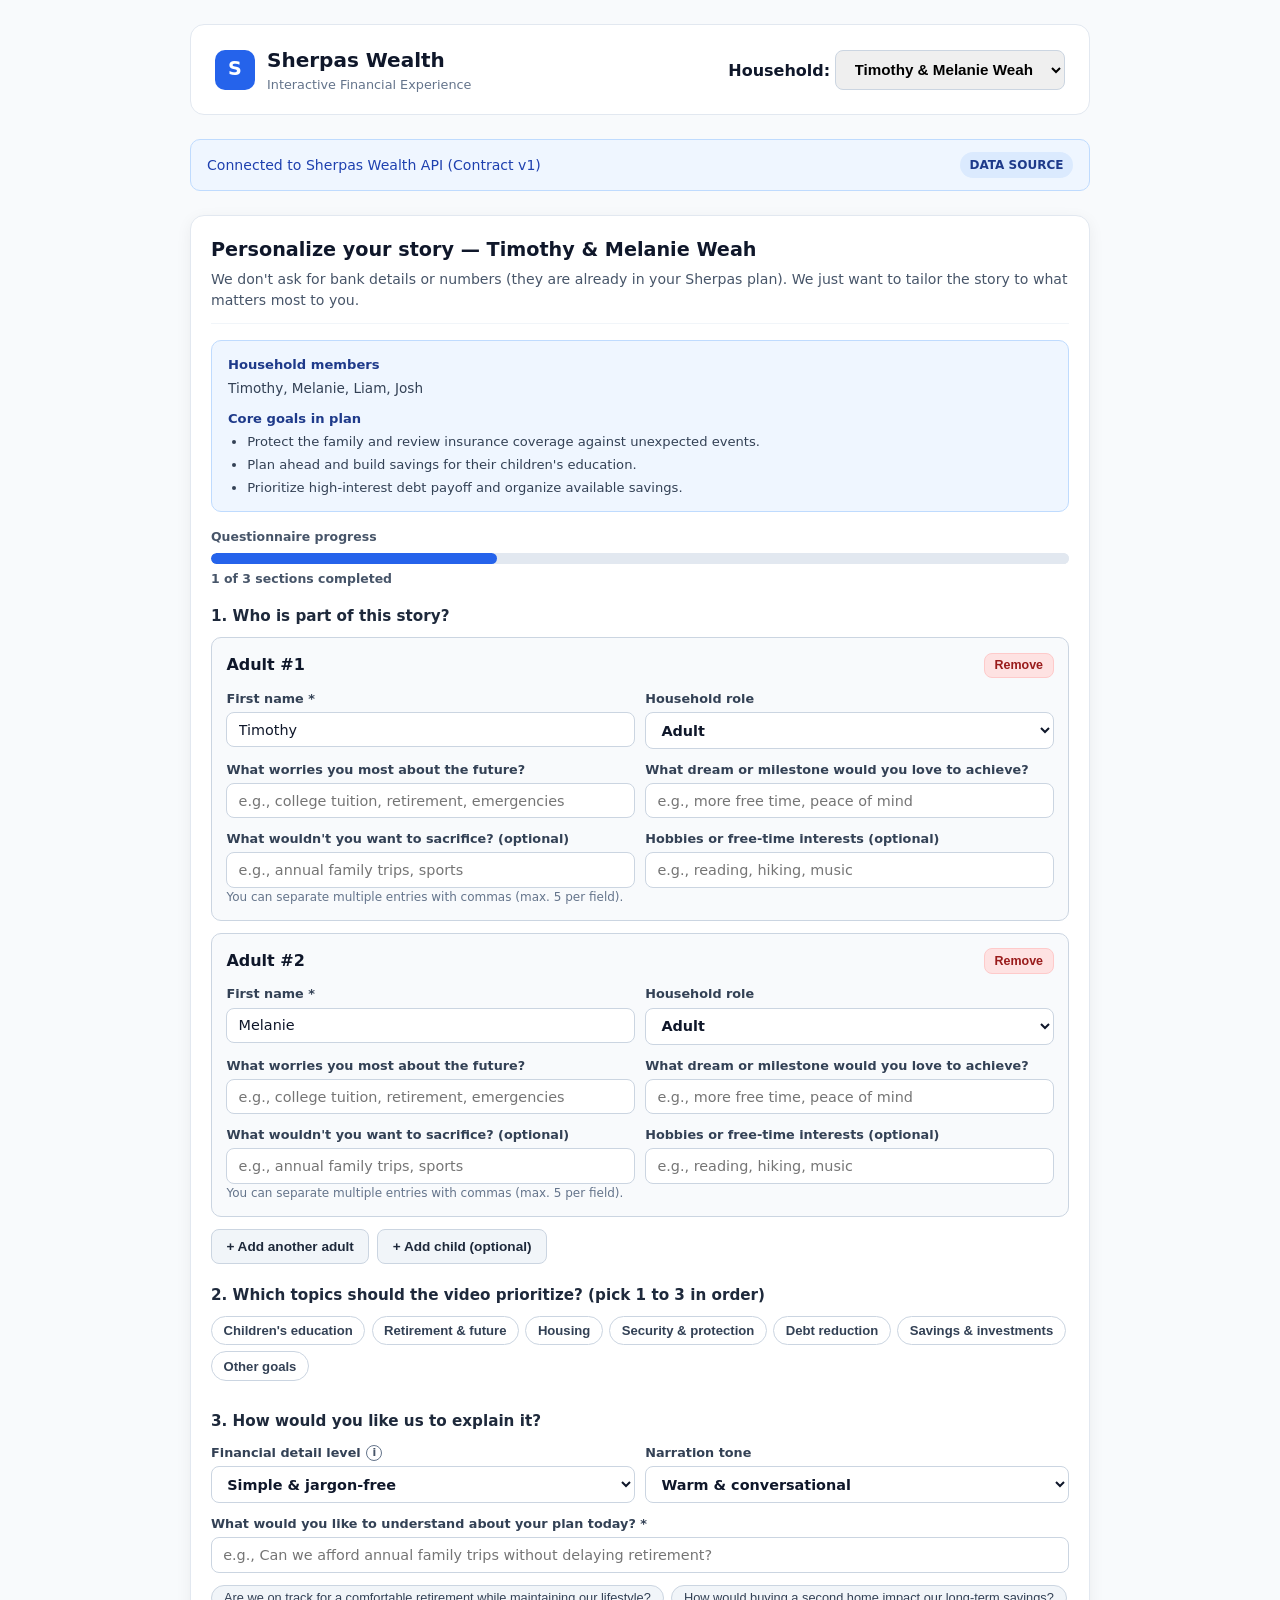
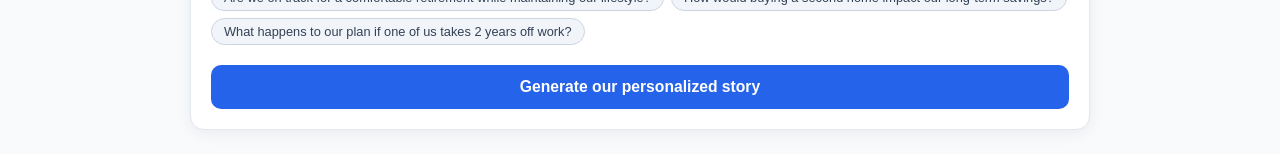
<file: index.html>
<!DOCTYPE html>
<html lang="en">
<head>
  <meta charset="UTF-8">
  <meta name="viewport" content="width=device-width, initial-scale=1.0">
  <title>Sherpas Wealth — Interactive Financial Stories</title>
  
  <!-- Questionnaire and Video Player CSS -->
  <link rel="stylesheet" href="/static/questionnaire.css">
  <link rel="stylesheet" href="/static/video.css">

  <style>
    :root {
      --primary: #2563eb;
      --bg-slate: #f8fafc;
      --card-bg: #ffffff;
      --text-main: #0f172a;
      --border-color: #e2e8f0;
    }

    * { box-sizing: border-box; margin: 0; padding: 0; }

    body {
      font-family: system-ui, -apple-system, BlinkMacSystemFont, 'Segoe UI', Roboto, sans-serif;
      background-color: var(--bg-slate);
      color: var(--text-main);
      line-height: 1.5;
      padding: 1.5rem;
    }

    .container { max-width: 900px; margin: 0 auto; }

    header {
      display: flex;
      justify-content: space-between;
      align-items: center;
      background: var(--card-bg);
      padding: 1.25rem 1.5rem;
      border-radius: 14px;
      border: 1px solid var(--border-color);
      margin-bottom: 1.5rem;
      flex-wrap: wrap;
      gap: 1rem;
    }

    .logo-area { display: flex; align-items: center; gap: 0.75rem; }
    .logo-icon {
      background: var(--primary);
      color: white;
      font-weight: 800;
      font-size: 1.2rem;
      width: 40px;
      height: 40px;
      border-radius: 10px;
      display: flex;
      align-items: center;
      justify-content: center;
    }

    .brand-title { font-size: 1.25rem; font-weight: 700; }
    .brand-subtitle { font-size: 0.8rem; color: #64748b; }

    select {
      padding: 0.6rem 0.9rem;
      font-size: 0.95rem;
      border-radius: 8px;
      border: 1px solid #cbd5e1;
      font-weight: 600;
      cursor: pointer;
    }

    .status-bar {
      display: flex;
      justify-content: space-between;
      align-items: center;
      background: #eff6ff;
      border: 1px solid #bfdbfe;
      color: #1e40af;
      padding: 0.75rem 1rem;
      border-radius: 10px;
      font-size: 0.88rem;
      margin-bottom: 1.5rem;
    }

    .status-badge {
      background: #dbeafe;
      color: #1e3a8a;
      padding: 0.25rem 0.6rem;
      border-radius: 999px;
      font-weight: 700;
      font-size: 0.75rem;
      text-transform: uppercase;
    }

    .loading-state {
      background: var(--card-bg);
      border: 1px solid var(--border-color);
      border-radius: 14px;
      padding: 3rem 1.5rem;
      text-align: center;
    }

    .spinner {
      border: 4px solid #f3f3f3;
      border-top: 4px solid var(--primary);
      border-radius: 50%;
      width: 40px;
      height: 40px;
      animation: spin 1s linear infinite;
      margin: 0 auto 1rem auto;
    }

    @keyframes spin { 0% { transform: rotate(0deg); } 100% { transform: rotate(360deg); } }

    .error-card {
      background: #fef2f2;
      border: 1px solid #fecaca;
      color: #991b1b;
      padding: 1.5rem;
      border-radius: 12px;
    }

    .back-bar {
      margin-bottom: 1rem;
      display: flex;
      justify-content: flex-start;
    }

    .btn-back {
      background: #ffffff;
      border: 1px solid #cbd5e1;
      color: #1e293b;
      padding: 0.5rem 0.9rem;
      border-radius: 8px;
      font-size: 0.85rem;
      font-weight: 600;
      cursor: pointer;
    }

    .btn-back:hover { background: #f1f5f9; }

    /* Family Action Tracker & Reminders (revealed at ending scene) */
    @keyframes fadeSlideUp {
      from { opacity: 0; transform: translateY(14px); }
      to { opacity: 1; transform: translateY(0); }
    }

    .tracker-card {
      background: var(--card-bg);
      border: 1px solid #cbd5e1;
      border-radius: 14px;
      padding: 1.4rem;
      margin-top: 1.35rem;
      box-shadow: 0 8px 24px rgba(15, 23, 42, 0.07);
      animation: fadeSlideUp 0.45s ease forwards;
    }

    .tracker-header {
      display: flex;
      justify-content: space-between;
      align-items: center;
      flex-wrap: wrap;
      gap: 0.75rem;
      margin-bottom: 1rem;
      padding-bottom: 0.75rem;
      border-bottom: 1px solid #f1f5f9;
    }

    .tracker-title {
      font-size: 1.12rem;
      font-weight: 700;
      color: #0f172a;
    }

    .tracker-subtitle {
      font-size: 0.85rem;
      color: #64748b;
    }

    .score-pill {
      background: #ecfdf5;
      border: 1px solid #a7f3d0;
      color: #065f46;
      padding: 0.4rem 0.85rem;
      border-radius: 999px;
      font-weight: 700;
      font-size: 0.9rem;
    }

    .tracker-bar-bg {
      width: 100%;
      height: 10px;
      background: #e2e8f0;
      border-radius: 999px;
      overflow: hidden;
      margin-bottom: 1rem;
    }

    .tracker-bar-fill {
      height: 100%;
      background: linear-gradient(90deg, #2563eb, #10b981);
      border-radius: 999px;
      transition: width 0.35s ease;
    }

    .move-list {
      display: flex;
      flex-direction: column;
      gap: 0.65rem;
      margin-bottom: 1.1rem;
    }

    .move-item {
      display: flex;
      align-items: flex-start;
      justify-content: space-between;
      gap: 0.75rem;
      padding: 0.85rem;
      border: 1px solid #e2e8f0;
      border-radius: 10px;
      background: #f8fafc;
      transition: border-color 0.2s, background 0.2s;
      flex-wrap: wrap;
    }

    .move-item.completed {
      background: #f0fdf4;
      border-color: #86efac;
    }

    .move-check-area {
      display: flex;
      align-items: flex-start;
      gap: 0.75rem;
      flex: 1;
      min-width: 240px;
      cursor: pointer;
    }

    .move-check-area input[type="checkbox"] {
      width: 18px;
      height: 18px;
      margin-top: 2px;
      accent-color: #10b981;
      cursor: pointer;
    }

    .move-body { flex: 1; }
    .move-title {
      font-weight: 700;
      font-size: 0.94rem;
      color: #0f172a;
      text-transform: capitalize;
    }

    .move-item.completed .move-title {
      text-decoration: line-through;
      color: #166534;
    }

    .move-detail {
      font-size: 0.83rem;
      color: #475569;
      margin-top: 0.2rem;
    }

    .move-actions {
      display: flex;
      align-items: center;
      gap: 0.45rem;
    }

    .move-delta {
      font-size: 0.78rem;
      font-weight: 700;
      color: #2563eb;
      background: #eff6ff;
      border: 1px solid #bfdbfe;
      padding: 0.25rem 0.6rem;
      border-radius: 999px;
      white-space: nowrap;
    }

    .btn-remind {
      background: #ffffff;
      border: 1px solid #cbd5e1;
      color: #334155;
      padding: 0.25rem 0.6rem;
      border-radius: 8px;
      font-size: 0.78rem;
      font-weight: 600;
      cursor: pointer;
      white-space: nowrap;
    }

    .btn-remind:hover {
      background: #f1f5f9;
      border-color: #94a3b8;
      color: #0f172a;
    }

    .reminder-bar {
      display: flex;
      align-items: center;
      justify-content: space-between;
      flex-wrap: wrap;
      gap: 0.6rem;
      background: #f8fafc;
      border: 1px dashed #cbd5e1;
      border-radius: 10px;
      padding: 0.65rem 0.9rem;
      margin-bottom: 0.9rem;
      font-size: 0.83rem;
      color: #475569;
    }

    .reminder-controls {
      display: flex;
      align-items: center;
      gap: 0.5rem;
    }

    .reminder-select {
      padding: 0.3rem 0.55rem;
      font-size: 0.8rem;
      border-radius: 6px;
      border: 1px solid #cbd5e1;
    }

    .checkin-box {
      display: flex;
      gap: 0.6rem;
      flex-wrap: wrap;
      margin-top: 0.5rem;
    }

    .checkin-input {
      flex: 1;
      min-width: 220px;
      padding: 0.55rem 0.8rem;
      border: 1px solid #cbd5e1;
      border-radius: 8px;
      font-size: 0.88rem;
    }

    .checkin-btn {
      background: #0f172a;
      color: #ffffff;
      border: none;
      border-radius: 8px;
      padding: 0.55rem 1rem;
      font-size: 0.88rem;
      font-weight: 600;
      cursor: pointer;
    }

    .checkin-btn:hover { background: #1e293b; }
    .checkin-btn:disabled { background: #94a3b8; cursor: not-allowed; }

    .checkin-response {
      margin-top: 0.85rem;
      padding: 0.85rem 1rem;
      background: #eff6ff;
      border: 1px solid #bfdbfe;
      border-radius: 10px;
      color: #1e3a8a;
      font-size: 0.88rem;
      display: none;
    }
  </style>
</head>
<body>

  <div class="container">
    <header>
      <div class="logo-area">
        <div class="logo-icon">S</div>
        <div>
          <div class="brand-title">Sherpas Wealth</div>
          <div class="brand-subtitle">Interactive Financial Experience</div>
        </div>
      </div>
      <div>
        <label for="family-select"><strong>Household:</strong> </label>
        <select id="family-select" onchange="initFlow()">
          <option value="timothy-melanie-weah">Timothy & Melanie Weah</option>
          <option value="michael-carter">Michael Carter</option>
          <option value="daniel-emily-johnson">Daniel & Emily Johnson</option>
          <option value="samantha-lewis">Samantha Lewis</option>
        </select>
      </div>
    </header>

    <div class="status-bar">
      <span>Connected to Sherpas Wealth API (Contract v1)</span>
      <span class="status-badge" id="data-status-badge">Data Source</span>
    </div>

    <div id="questionnaire-container"></div>
    <div id="video-root"></div>
  </div>

  <!-- Module Scripts -->
  <script src="/static/questionnaire.js"></script>
  <script src="/static/video.js"></script>

  <script>
    function downloadCalendarReminder(title, description, daysAhead) {
      const start = new Date();
      start.setDate(start.getDate() + Number(daysAhead || 7));
      start.setHours(10, 0, 0, 0);
      const end = new Date(start.getTime() + 30 * 60000);

      const fmt = (d) => d.toISOString().replace(/[-:]/g, "").split(".")[0] + "Z";
      const cleanDesc = String(description || "Review your Sherpas financial plan action step.").replace(/\r?\n/g, " ");

      const icsContent = [
        "BEGIN:VCALENDAR",
        "VERSION:2.0",
        "PRODID:-//Sherpas Wealth//Family Action Reminder//EN",
        "BEGIN:VEVENT",
        `UID:sherpas-${Date.now()}-${Math.random().toString(36).slice(2, 7)}@sherpaswealth.com`,
        `DTSTAMP:${fmt(new Date())}`,
        `DTSTART:${fmt(start)}`,
        `DTEND:${fmt(end)}`,
        `SUMMARY:Sherpas Plan Action: ${title}`,
        `DESCRIPTION:${cleanDesc}`,
        "BEGIN:VALARM",
        "TRIGGER:-PT15M",
        "ACTION:DISPLAY",
        `DESCRIPTION:Reminder: ${title}`,
        "END:VALARM",
        "END:VEVENT",
        "END:VCALENDAR"
      ].join("\r\n");

      const blob = new Blob([icsContent], { type: "text/calendar;charset=utf-8" });
      const url = URL.createObjectURL(blob);
      const a = document.createElement("a");
      a.href = url;
      a.download = "sherpas-action-reminder.ics";
      document.body.appendChild(a);
      a.click();
      document.body.removeChild(a);
      URL.revokeObjectURL(url);
    }

    function renderActionTracker(parentEl, caseId, trackerData) {
      if (!trackerData || !Array.isArray(trackerData.moves) || trackerData.moves.length === 0) {
        return;
      }

      const storageKey = "sherpas_tracker_" + caseId;
      let completedIds = [];
      try {
        completedIds = JSON.parse(localStorage.getItem(storageKey) || "[]");
      } catch (e) {
        completedIds = [];
      }

      const card = document.createElement("section");
      card.className = "tracker-card";

      const baseScore = Number(trackerData.base_score || 0);
      const moves = trackerData.moves;

      function computeLiveScore() {
        let totalGain = 0;
        moves.forEach((m) => {
          if (completedIds.includes(m.id)) {
            const delta = Math.max(0, Number(m.score_after || baseScore) - Number(m.score_before || baseScore));
            totalGain += delta > 0 ? delta : 2;
          }
        });
        return Math.min(100, baseScore + totalGain);
      }

      const header = document.createElement("div");
      header.className = "tracker-header";

      const titleWrap = document.createElement("div");
      const title = document.createElement("div");
      title.className = "tracker-title";
      title.textContent = "🎯 Your Family Action Plan & Progress Tracker";
      const sub = document.createElement("div");
      sub.className = "tracker-subtitle";
      sub.textContent = "Turn your story into action: check off completed steps or schedule a calendar reminder.";
      titleWrap.append(title, sub);

      const scorePill = document.createElement("div");
      scorePill.className = "score-pill";

      header.append(titleWrap, scorePill);

      const barBg = document.createElement("div");
      barBg.className = "tracker-bar-bg";
      const barFill = document.createElement("div");
      barFill.className = "tracker-bar-fill";
      barBg.appendChild(barFill);

      // Cadence selector for reminders
      const reminderBar = document.createElement("div");
      reminderBar.className = "reminder-bar";
      const reminderLabel = document.createElement("span");
      reminderLabel.textContent = "⏰ Stay on track: add any action or a monthly family review to your calendar.";

      const reminderControls = document.createElement("div");
      reminderControls.className = "reminder-controls";

      const cadenceSelect = document.createElement("select");
      cadenceSelect.className = "reminder-select";
      cadenceSelect.setAttribute("aria-label", "Reminder timing");
      [
        { value: "7", label: "In 7 days" },
        { value: "30", label: "In 30 days (Monthly)" },
        { value: "90", label: "In 90 days (Quarterly)" }
      ].forEach((opt) => {
        const o = document.createElement("option");
        o.value = opt.value;
        o.textContent = opt.label;
        cadenceSelect.appendChild(o);
      });

      const fullCheckinCalBtn = document.createElement("button");
      fullCheckinCalBtn.type = "button";
      fullCheckinCalBtn.className = "btn-remind";
      fullCheckinCalBtn.textContent = "📅 Schedule Family Check-In";
      fullCheckinCalBtn.addEventListener("click", () => {
        const pendingSummary = moves
          .filter((m) => !completedIds.includes(m.id))
          .map((m) => "- " + m.title)
          .join(" | ");
        downloadCalendarReminder(
          "Sherpas Family Financial Check-In",
          pendingSummary
            ? "Review progress on pending plan actions: " + pendingSummary
            : "Review your Sherpas financial health milestones together.",
          cadenceSelect.value
        );
      });

      reminderControls.append(cadenceSelect, fullCheckinCalBtn);
      reminderBar.append(reminderLabel, reminderControls);

      const listEl = document.createElement("div");
      listEl.className = "move-list";

      function refreshScoreUI() {
        const live = computeLiveScore();
        scorePill.textContent = `Health Score: ${baseScore} → ${live}/100 (${completedIds.length}/${moves.length} done)`;
        barFill.style.width = `${live}%`;
      }

      moves.forEach((m) => {
        const item = document.createElement("div");
        item.className = "move-item" + (completedIds.includes(m.id) ? " completed" : "");

        const checkLabel = document.createElement("label");
        checkLabel.className = "move-check-area";

        const cb = document.createElement("input");
        cb.type = "checkbox";
        cb.checked = completedIds.includes(m.id);

        cb.addEventListener("change", () => {
          if (cb.checked) {
            if (!completedIds.includes(m.id)) completedIds.push(m.id);
            item.classList.add("completed");
          } else {
            completedIds = completedIds.filter((id) => id !== m.id);
            item.classList.remove("completed");
          }
          localStorage.setItem(storageKey, JSON.stringify(completedIds));
          refreshScoreUI();
        });

        const body = document.createElement("div");
        body.className = "move-body";
        const mTitle = document.createElement("div");
        mTitle.className = "move-title";
        mTitle.textContent = m.title;
        const mDetail = document.createElement("div");
        mDetail.className = "move-detail";
        mDetail.textContent = m.detail || "Recommended high-impact step from your Sherpas plan.";
        body.append(mTitle, mDetail);
        checkLabel.append(cb, body);

        const actionsWrap = document.createElement("div");
        actionsWrap.className = "move-actions";

        const deltaVal = Math.max(0, Number(m.score_after || baseScore) - Number(m.score_before || baseScore));
        const badge = document.createElement("span");
        badge.className = "move-delta";
        badge.textContent = deltaVal > 0 ? `+${deltaVal} pts` : "Key habit";

        const remindBtn = document.createElement("button");
        remindBtn.type = "button";
        remindBtn.className = "btn-remind";
        remindBtn.textContent = "📅 Remind me";
        remindBtn.title = "Download calendar reminder (.ics)";
        remindBtn.addEventListener("click", () => {
          downloadCalendarReminder(
            m.title,
            m.detail || "Recommended high-impact step from your Sherpas plan.",
            cadenceSelect.value
          );
        });

        actionsWrap.append(badge, remindBtn);
        item.append(checkLabel, actionsWrap);
        listEl.appendChild(item);
      });

      const checkinBox = document.createElement("div");
      checkinBox.className = "checkin-box";

      const noteInput = document.createElement("input");
      noteInput.type = "text";
      noteInput.className = "checkin-input";
      noteInput.placeholder = "Share an update (e.g., Paid $1,500 off our credit card this month)";
      noteInput.maxLength = 250;

      const checkinBtn = document.createElement("button");
      checkinBtn.type = "button";
      checkinBtn.className = "checkin-btn";
      checkinBtn.textContent = "🔊 Run AI Coach Check-In";

      const responseBox = document.createElement("div");
      responseBox.className = "checkin-response";

      checkinBtn.addEventListener("click", async () => {
        checkinBtn.disabled = true;
        checkinBtn.textContent = "Reviewing progress...";
        responseBox.style.display = "block";
        responseBox.textContent = "Analyzing your completed habits against your Sherpas plan...";

        const completedTitles = moves.filter((m) => completedIds.includes(m.id)).map((m) => m.title);
        const pendingTitles = moves.filter((m) => !completedIds.includes(m.id)).map((m) => m.title);

        try {
          const res = await fetch("/api/checkin", {
            method: "POST",
            headers: { "Content-Type": "application/json" },
            body: JSON.stringify({
              case_id: caseId,
              completed_moves: completedTitles,
              pending_moves: pendingTitles,
              current_score: baseScore,
              projected_score: computeLiveScore(),
              user_note: noteInput.value.trim()
            })
          });
          const data = await res.json();
          responseBox.textContent = "🎙️ Sherpas Coach: " + (data.feedback || "Great progress on your plan!");
          if (data.audio_b64) {
            const coachAudio = new Audio("data:audio/mpeg;base64," + data.audio_b64);
            coachAudio.play().catch(() => {});
          }
        } catch (err) {
          responseBox.textContent = "Could not complete check-in: " + err.message;
        } finally {
          checkinBtn.disabled = false;
          checkinBtn.textContent = "🔊 Run AI Coach Check-In";
        }
      });

      checkinBox.append(noteInput, checkinBtn);
      card.append(header, barBg, reminderBar, listEl, checkinBox, responseBox);
      parentEl.appendChild(card);

      refreshScoreUI();
    }

    function initFlow() {
      const selectedCaseId = document.getElementById("family-select").value;
      const qContainer = document.getElementById("questionnaire-container");
      const vRoot = document.getElementById("video-root");

      qContainer.style.display = "block";
      qContainer.innerHTML = "";
      vRoot.innerHTML = "";

      if (typeof window.SherpasQuestionnaire === "undefined") {
        qContainer.innerHTML = `<div class="error-card">⚠️ static/questionnaire.js not found</div>`;
        return;
      }

      window.SherpasQuestionnaire.mount({
        container: qContainer,
        caseId: selectedCaseId,
        onSubmit: async function (questionnaireRequestJson) {
          qContainer.style.display = "none";
          vRoot.innerHTML = `
            <div class="loading-state">
              <div class="spinner"></div>
              <h3>Generating your personalized financial story...</h3>
              <p style="color: #64748b; font-size: 0.9rem; margin-top: 0.5rem;">
                Analyzing your Sherpas plan and integrating your family priorities.
              </p>
            </div>`;

          try {
            const response = await fetch("/api/story", {
              method: "POST",
              headers: { "Content-Type": "application/json" },
              body: JSON.stringify(questionnaireRequestJson)
            });

            if (!response.ok) {
              const errData = await response.json();
              throw new Error(errData.detail || `HTTP Error ${response.status}`);
            }

            const storyData = await response.json();

            const badge = document.getElementById("data-status-badge");
            if (badge) badge.textContent = storyData.data_status || "OK";

            vRoot.innerHTML = "";

            if (typeof window.SherpasVideo === "undefined") {
              vRoot.innerHTML = `<div class="error-card">⚠️ static/video.js not found</div>`;
              return;
            }

            const backBar = document.createElement("div");
            backBar.className = "back-bar";
            const backBtn = document.createElement("button");
            backBtn.type = "button";
            backBtn.className = "btn-back";
            backBtn.textContent = "← Edit questionnaire answers";
            backBtn.onclick = function () {
              vRoot.innerHTML = "";
              qContainer.style.display = "block";
            };
            backBar.appendChild(backBtn);
            vRoot.appendChild(backBar);

            const playerContainer = document.createElement("div");
            vRoot.appendChild(playerContainer);

            const trackerContainer = document.createElement("div");
            trackerContainer.hidden = true;
            vRoot.appendChild(trackerContainer);

            renderActionTracker(trackerContainer, selectedCaseId, storyData.tracker);

            window.SherpasVideo.mount({
              container: playerContainer,
              story: storyData,
              onAsk: async function (videoQuestionRequestJson) {
                const askRes = await fetch("/api/video-ask", {
                  method: "POST",
                  headers: { "Content-Type": "application/json" },
                  body: JSON.stringify(videoQuestionRequestJson)
                });
                return await askRes.json();
              },
              onSceneChange: function (scene) {
                if (scene && scene.kind === "ending" && trackerContainer.hidden) {
                  trackerContainer.hidden = false;
                  trackerContainer.scrollIntoView({ behavior: "smooth", block: "nearest" });
                }
              }
            });

          } catch (err) {
            vRoot.innerHTML = `
              <div class="error-card">
                <h3>⚠️ Error generating story</h3>
                <p>${err.message}</p>
              </div>`;
          }
        }
      });
    }

    document.addEventListener("DOMContentLoaded", initFlow);
  </script>
</body>
</html>
</file>
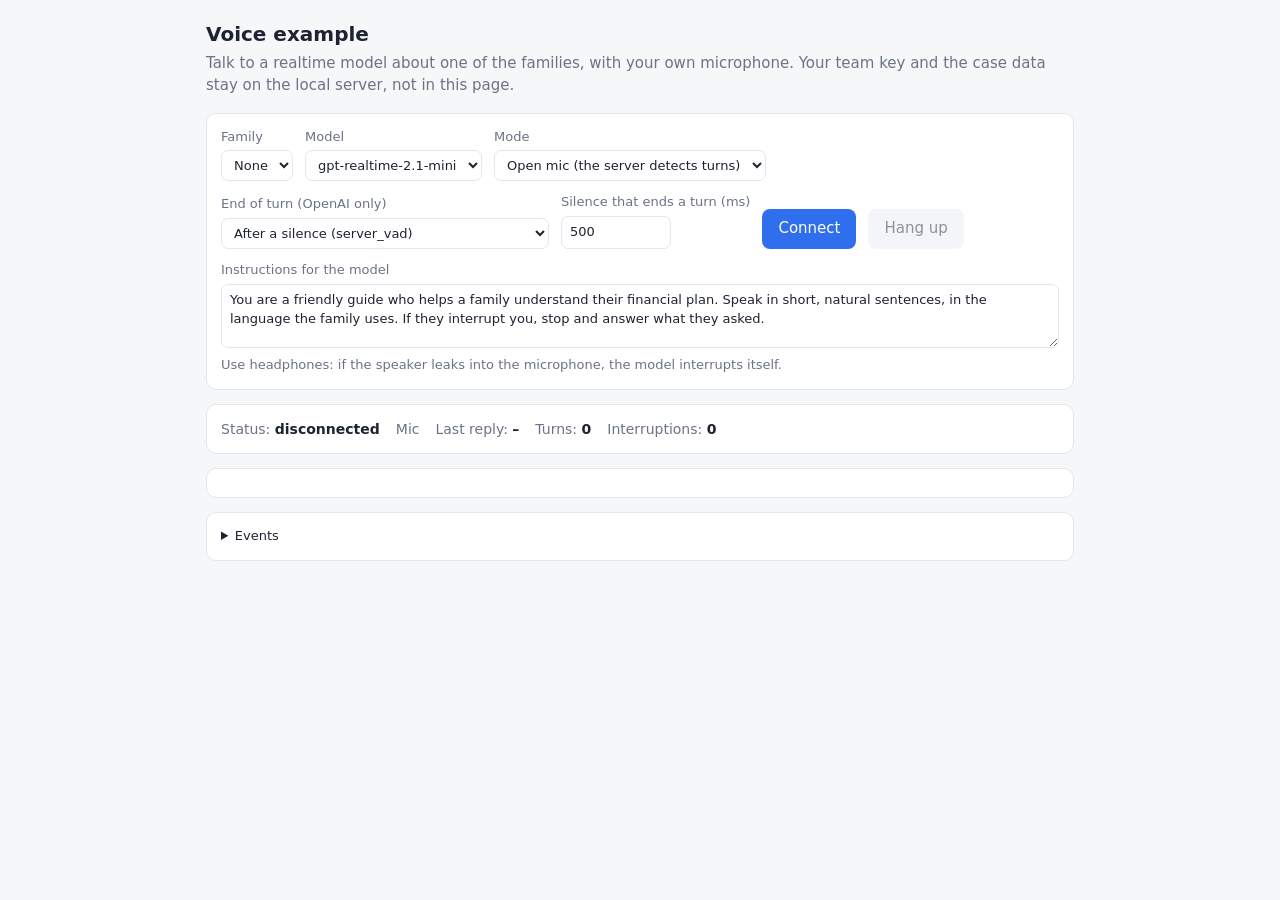
<file: examples/voice/public/index.html>
<!doctype html>
<html lang="en">
<head>
<meta charset="utf-8">
<meta name="viewport" content="width=device-width, initial-scale=1">
<title>Voice example</title>
<style>
  :root { --bg: #f6f7f9; --card: #fff; --ink: #1d2330; --muted: #6b7385; --line: #e3e6ec; --accent: #2f6fed; --user: #eef3ff; --bot: #f1f7ef; --warn: #b4540a; }
  * { box-sizing: border-box; }
  body { margin: 0; font: 15px/1.45 system-ui, -apple-system, Segoe UI, sans-serif; background: var(--bg); color: var(--ink); }
  main { max-width: 900px; margin: 0 auto; padding: 20px 16px 40px; }
  h1 { font-size: 20px; margin: 0 0 4px; }
  .sub { color: var(--muted); margin: 0 0 16px; }
  .card { background: var(--card); border: 1px solid var(--line); border-radius: 10px; padding: 14px; margin-bottom: 14px; }
  .row { display: flex; flex-wrap: wrap; gap: 12px; align-items: end; }
  label { display: flex; flex-direction: column; gap: 4px; font-size: 13px; color: var(--muted); }
  select, input, textarea { font: inherit; color: var(--ink); border: 1px solid var(--line); border-radius: 7px; padding: 6px 8px; background: #fff; }
  textarea { width: 100%; min-height: 64px; resize: vertical; }
  button { font: inherit; border: 0; border-radius: 8px; padding: 9px 16px; cursor: pointer; background: var(--accent); color: #fff; }
  button.secondary { background: #e9edf5; color: var(--ink); }
  button:disabled { opacity: .5; cursor: default; }
  #ptt { width: 100%; padding: 18px; font-size: 16px; display: none; user-select: none; }
  #ptt.down { background: #1a4fc2; }
  .status { display: flex; gap: 16px; flex-wrap: wrap; font-size: 14px; color: var(--muted); }
  .status b { color: var(--ink); font-weight: 600; }
  .meter { width: 140px; height: 8px; background: #e9edf5; border-radius: 4px; overflow: hidden; align-self: center; }
  .meter i { display: block; height: 100%; width: 0; background: #34a853; transition: width 60ms linear; }
  #chat { display: flex; flex-direction: column; gap: 8px; max-height: 46vh; overflow-y: auto; }
  .msg { padding: 8px 11px; border-radius: 9px; max-width: 85%; white-space: pre-wrap; }
  .msg.user { background: var(--user); align-self: flex-end; }
  .msg.bot { background: var(--bot); align-self: flex-start; }
  .msg .meta { display: block; font-size: 12px; color: var(--muted); margin-top: 3px; }
  .msg.cut .meta { color: var(--warn); }
  details { font-size: 13px; }
  #log { font: 12px/1.4 ui-monospace, Menlo, monospace; max-height: 30vh; overflow-y: auto; white-space: pre-wrap; color: var(--muted); }
  .hint { font-size: 13px; color: var(--muted); margin: 8px 0 0; }
</style>
</head>
<body>
<main>
  <h1>Voice example</h1>
  <p class="sub">Talk to a realtime model about one of the families, with your own microphone. Your team key and the case data stay on the local server, not in this page.</p>
  <div class="card">
    <div class="row">
      <label>Family
        <select id="case"><option value="">None</option></select>
      </label>
      <label>Model
        <select id="model">
          <option value="gpt-realtime-2.1-mini">gpt-realtime-2.1-mini</option>
          <option value="gpt-realtime-2.1">gpt-realtime-2.1</option>
          <option value="gemini-3.8-live">gemini-3.8-live</option>
        </select>
      </label>
      <label>Mode
        <select id="mode">
          <option value="open">Open mic (the server detects turns)</option>
          <option value="ptt">Push to talk</option>
        </select>
      </label>
      <label>End of turn (OpenAI only)
        <select id="vad">
          <option value="server_vad">After a silence (server_vad)</option>
          <option value="semantic_vad">When you finish the thought (semantic_vad)</option>
        </select>
      </label>
      <label>Silence that ends a turn (ms)
        <input id="silence" type="number" value="500" min="200" max="3000" step="100" style="width:110px">
      </label>
      <button id="connect">Connect</button>
      <button id="hangup" class="secondary" disabled>Hang up</button>
    </div>
    <label style="margin-top:12px">Instructions for the model
      <textarea id="instructions">You are a friendly guide who helps a family understand their financial plan. Speak in short, natural sentences, in the language the family uses. If they interrupt you, stop and answer what they asked.</textarea>
    </label>
    <p class="hint">Use headphones: if the speaker leaks into the microphone, the model interrupts itself.</p>
  </div>
  <div class="card">
    <div class="status">
      <span>Status: <b id="state">disconnected</b></span>
      <span>Mic <span class="meter"><i id="level"></i></span></span>
      <span>Last reply: <b id="latency">–</b></span>
      <span>Turns: <b id="turns">0</b></span>
      <span>Interruptions: <b id="cuts">0</b></span>
    </div>
    <button id="ptt" style="margin-top:12px">Hold (or hold the space bar) to talk</button>
  </div>
  <div class="card"><div id="chat"></div></div>
  <div class="card">
    <details><summary>Events</summary><div id="log"></div></details>
  </div>
</main>
<script>
const $ = (id) => document.getElementById(id);
let ws = null, ctx = null, micStream = null, micNode = null;
let playHead = 0, playing = [], current = null, lastReply = null, userBubble = null, cutPending = false;
let lastVoiceAt = 0, pttDown = false, turns = 0, cuts = 0;
const OPENAI = (m) => m.startsWith("gpt-");

fetch("/cases").then((r) => r.json()).then((cases) => {
  for (const c of cases) $("case").add(new Option(c.label, c.id));
  if (cases.length) $("case").value = cases[0].id;
}).catch(() => {});

function log(line) {
  const el = $("log");
  el.textContent += `${new Date().toLocaleTimeString()}  ${line}\n`;
  if (el.textContent.length > 40000) el.textContent = el.textContent.slice(-30000);
  el.scrollTop = el.scrollHeight;
}
function setState(s) { $("state").textContent = s; }
function bubble(kind, text = "") {
  const d = document.createElement("div");
  d.className = `msg ${kind}`;
  d.innerHTML = `<span class="text"></span><span class="meta"></span>`;
  d.querySelector(".text").textContent = text;
  $("chat").appendChild(d);
  $("chat").scrollTop = $("chat").scrollHeight;
  return d;
}
const b64 = (buf) => { let s = ""; const u = new Uint8Array(buf); for (let i = 0; i < u.length; i += 0x8000) s += String.fromCharCode(...u.subarray(i, i + 0x8000)); return btoa(s); };

// Audio from the model is base64 PCM16 at 24 kHz. Each chunk is queued right after the previous one.
function play(base64) {
  const bin = atob(base64), n = bin.length >> 1, pcm = new Float32Array(n);
  for (let i = 0; i < n; i++) { let v = bin.charCodeAt(2 * i) | (bin.charCodeAt(2 * i + 1) << 8); if (v >= 0x8000) v -= 0x10000; pcm[i] = v / 0x8000; }
  const buf = ctx.createBuffer(1, n, 24000); buf.copyToChannel(pcm, 0);
  const src = ctx.createBufferSource(); src.buffer = buf; src.connect(ctx.destination);
  playHead = Math.max(playHead, ctx.currentTime + 0.05); const startAt = playHead; src.start(playHead); playHead += buf.duration;
  playing.push(src); src.onended = () => { playing = playing.filter((s) => s !== src); };
  return { startAt, seconds: buf.duration };
}
function stopPlayback() { for (const s of playing) { try { s.stop(); } catch {} } playing = []; playHead = ctx?.currentTime ?? 0; }
const audioPending = () => ctx && playHead > ctx.currentTime + 0.02;

// Stops the reply that is playing and says so in its bubble. Realtime models send audio much faster
// than it plays, so when a reply is cut most of its audio (and all its text) has already arrived.
function cutReply(reason) {
  const r = lastReply;
  if (!r || r.cut || !audioPending()) return;
  r.cut = true;
  const played = Math.max(0, Math.min(r.seconds, ctx.currentTime - r.startAt));
  stopPlayback(); cuts++; $("cuts").textContent = cuts; cutPending = true;
  r.el.classList.add("cut");
  r.el.querySelector(".meta").textContent += `  cut at ${played.toFixed(1)} s of ${r.seconds.toFixed(1)} s: ${reason}`;
  // Tell OpenAI what the user actually heard, so the model does not assume they heard it all.
  if (r.openai && r.itemId) ws?.send(JSON.stringify({ type: "conversation.item.truncate", item_id: r.itemId, content_index: 0, audio_end_ms: Math.floor(played * 1000) }));
}

function sessionUpdate() {
  const model = $("model").value, ptt = $("mode").value === "ptt";
  const input = { format: { type: "audio/pcm", rate: 24000 },
    turn_detection: ptt ? null
      : OPENAI(model) && $("vad").value === "semantic_vad" ? { type: "semantic_vad" }
      : { type: "server_vad", silence_duration_ms: Number($("silence").value) || 500 } };
  if (OPENAI(model)) input.transcription = { model: "gpt-4o-mini-transcribe" };
  const output = { format: { type: "audio/pcm", rate: 24000 } };
  if (OPENAI(model)) output.voice = "marin";
  // The server adds the chosen family's plan to these instructions before they reach the model.
  return { type: "session.update", session: { type: "realtime", instructions: $("instructions").value, audio: { input, output } } };
}

function onEvent(ev) {
  const t = ev.type ?? "?";
  if (!t.includes("delta")) log(t + (ev.transcript ? `  "${ev.transcript}"` : "") + (ev.error ? `  ${JSON.stringify(ev.error)}` : ""));
  if (t === "error") { setState("error: " + (ev.error?.message ?? "")); return; }
  if (t === "session.created" || t === "session.updated") setState("connected, talk whenever you like");
  if (t === "input_audio_buffer.speech_started") cutReply("voice detected on the mic");
  // OpenAI's transcript of the user arrives after the reply has started: hold its place in the chat.
  if (t === "input_audio_buffer.committed" && OPENAI($("model").value) && !userBubble) userBubble = bubble("user", "…");
  if (t.includes("input_audio_transcription")) {
    const text = ev.delta ?? ev.transcript ?? "";
    if (!userBubble) userBubble = bubble("user");
    const el = userBubble.querySelector(".text");
    if (el.textContent === "…") el.textContent = "";
    el.textContent = t.endsWith("completed") ? (ev.transcript ?? el.textContent) : el.textContent + text;
    if (t.endsWith("completed")) {
      // An interruption with no words in it was noise or the speaker's echo, not the user.
      if (cutPending && !el.textContent.trim()) userBubble.querySelector(".meta").textContent = "no words: noise or speaker echo?";
      cutPending = false; userBubble = null;
    }
  }
  if (t === "response.created") {
    current = { audioDone: false, first: null, el: bubble("bot") };
    lastReply = { el: current.el, openai: OPENAI($("model").value), itemId: null, startAt: 0, seconds: 0, cut: false };
    turns++; $("turns").textContent = turns;
  }
  if ((t === "response.output_audio.delta" || t === "response.audio.delta") && ev.delta) {
    if (current && current.first === null) {
      current.first = performance.now();
      const since = lastVoiceAt ? Math.round(current.first - lastVoiceAt) : null;
      if (since !== null && since < 15000) { $("latency").textContent = `${since} ms after you stopped talking`; current.el.querySelector(".meta").textContent = `started talking after ${since} ms`; }
    }
    const chunk = play(ev.delta);
    if (lastReply) { if (!lastReply.seconds) lastReply.startAt = chunk.startAt; lastReply.seconds += chunk.seconds; lastReply.itemId ??= ev.item_id ?? null; }
  }
  if ((t === "response.output_audio_transcript.delta" || t === "response.audio_transcript.delta") && current) {
    current.el.querySelector(".text").textContent += ev.delta ?? "";
  }
  if (t === "response.output_audio.done" || t === "response.audio.done") { if (current) current.audioDone = true; }
  if (t === "response.done" && current) {
    // Gemini through the proxy: a reply cut short by the user ends without output_audio.done.
    if (!current.audioDone && current.first !== null) cutReply("Gemini heard your voice");
    current = null;
  }
}

async function connect() {
  $("connect").disabled = true; setState("asking for the mic…");
  try {
    ctx = new AudioContext({ sampleRate: 24000 }); // the browser resamples the mic to 24 kHz for us
    micStream = await navigator.mediaDevices.getUserMedia({ audio: { echoCancellation: true, noiseSuppression: true, autoGainControl: true, channelCount: 1 } });
    await ctx.audioWorklet.addModule("/mic-worklet.js");
    const srcNode = ctx.createMediaStreamSource(micStream);
    micNode = new AudioWorkletNode(ctx, "mic-frames");
    srcNode.connect(micNode);
  } catch (e) { setState("no mic: " + e.message); $("connect").disabled = false; return; }
  const model = $("model").value, ptt = $("mode").value === "ptt";
  const q = new URLSearchParams({ model, case: $("case").value });
  ws = new WebSocket(`${location.origin.replace(/^http/, "ws")}/voice?${q}`);
  ws.onopen = () => { ws.send(JSON.stringify(sessionUpdate())); setState("connecting…"); };
  ws.onmessage = (m) => { try { onEvent(JSON.parse(m.data)); } catch (e) { log("bad event " + e.message); } };
  ws.onclose = () => { setState("disconnected"); cleanup(); };
  micNode.port.onmessage = (e) => {
    const frame = new Int16Array(e.data);
    let sum = 0; for (let i = 0; i < frame.length; i++) sum += frame[i] * frame[i];
    const rms = Math.sqrt(sum / frame.length) / 32768;
    $("level").style.width = `${Math.min(100, rms * 600)}%`;
    if (rms > 0.015) lastVoiceAt = performance.now();
    if (ws?.readyState !== 1) return;
    if (ptt && !pttDown) return; // push to talk: nothing is sent while the button is up
    ws.send(JSON.stringify({ type: "input_audio_buffer.append", audio: b64(e.data) }));
  };
  $("ptt").style.display = ptt ? "block" : "none";
  $("hangup").disabled = false;
  ["case", "model", "mode", "vad", "silence", "instructions"].forEach((id) => ($(id).disabled = true));
}
function cleanup() {
  stopPlayback();
  micStream?.getTracks().forEach((t) => t.stop()); micStream = null;
  ctx?.close(); ctx = null; ws = null; current = null; lastReply = null; cutPending = false;
  $("connect").disabled = false; $("hangup").disabled = true; $("ptt").style.display = "none";
  ["case", "model", "mode", "vad", "silence", "instructions"].forEach((id) => ($(id).disabled = false));
}
function pttPress(down) {
  if (!ws || $("mode").value !== "ptt" || pttDown === down) return;
  pttDown = down; $("ptt").classList.toggle("down", down);
  if (down) { stopPlayback(); return; }
  ws.send(JSON.stringify({ type: "input_audio_buffer.commit" }));
  ws.send(JSON.stringify({ type: "response.create" })); // OpenAI needs it with turn detection off; the proxy drops it for Gemini
}
$("connect").onclick = connect;
$("hangup").onclick = () => ws?.close();
$("ptt").onpointerdown = () => pttPress(true);
$("ptt").onpointerup = $("ptt").onpointerleave = () => pttPress(false);
addEventListener("keydown", (e) => { if (e.code === "Space" && e.target.tagName !== "TEXTAREA") { e.preventDefault(); pttPress(true); } });
addEventListener("keyup", (e) => { if (e.code === "Space" && e.target.tagName !== "TEXTAREA") pttPress(false); });
</script>
</body>
</html>
</file>
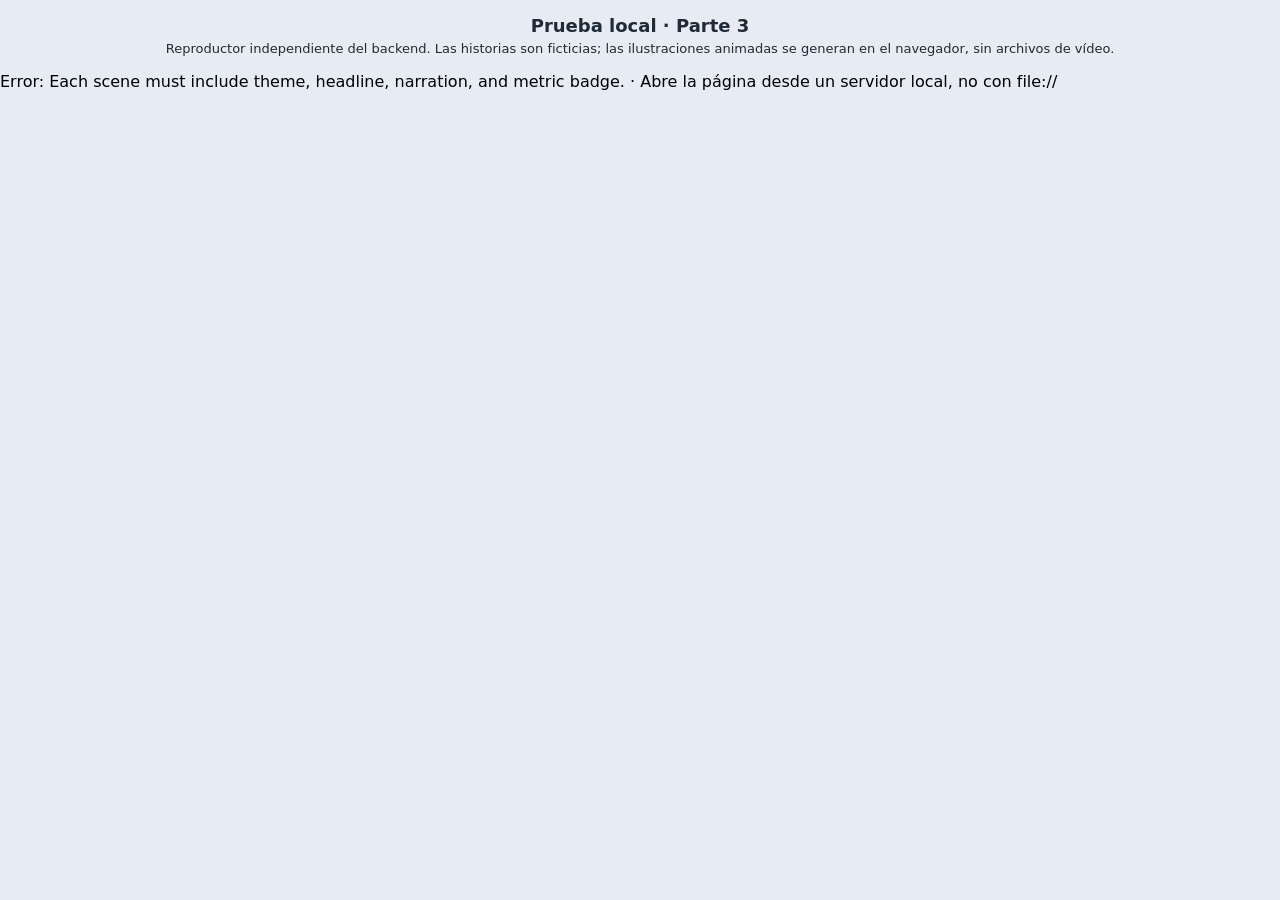
<file: test_video.html>
<!doctype html>
<html lang="es">
<head>
  <meta charset="utf-8">
  <meta name="viewport" content="width=device-width, initial-scale=1">
  <title>Sherpas — Prueba de mi parte 3</title>
  <link rel="stylesheet" href="static/video.css">
  <style>body{margin:0;background:#e7ecf4;font-family:system-ui,sans-serif;} .test-intro{text-align:center;padding:15px 12px 0;color:#1f2937} .test-intro h1{font-size:18px;margin:0 0 5px;} .test-intro p{font-size:13px;margin:0} </style>
</head>
<body>
  <div class="test-intro"><h1>Prueba local · Parte 3</h1><p>Reproductor independiente del backend. Las historias son ficticias; las ilustraciones animadas se generan en el navegador, sin archivos de vídeo.</p></div>
  <div id="video-container"></div>
  <script src="static/video.js"></script>
  <script>
    fetch('mock/story_response.json')
      .then(response => { if(!response.ok) throw new Error('No se encuentra mock/story_response.json'); return response.json(); })
      .then(story => {
        window.SherpasVideo.mount({
          container: document.getElementById('video-container'),
          story,
          onAsk: async function(payload) {
            // Simulación de /api/video-ask. El integrador reemplazará esta función con fetch.
            return { answer: 'Respuesta de DEMOSTRACIÓN. Tu pregunta fue: ' + payload.question + '. La respuesta definitiva se obtendrá del backend de Sherpas.', audio_b64: '' };
          }
        });
      })
      .catch(err => { const p=document.createElement('p');p.textContent='Error: '+err.message+' · Abre la página desde un servidor local, no con file://';document.body.append(p); });
  </script>
</body>
</html>
</file>
<file: static/questionnaire.css>
.sq-card {
  background: #ffffff;
  border: 1px solid #e2e8f0;
  border-radius: 14px;
  padding: 1.25rem;
  box-shadow: 0 4px 16px rgba(15, 23, 42, 0.06);
  color: #0f172a;
  font-family: system-ui, -apple-system, sans-serif;
}

.sq-header {
  margin-bottom: 1rem;
  border-bottom: 1px solid #f1f5f9;
  padding-bottom: 0.75rem;
}

.sq-title {
  margin: 0 0 0.25rem 0;
  font-size: 1.2rem;
  color: #0f172a;
}

.sq-subtitle {
  margin: 0;
  font-size: 0.88rem;
  color: #475569;
}

.sq-case-context {
  margin-bottom: 1rem;
  padding: 0.85rem 1rem;
  border: 1px solid #bfdbfe;
  border-radius: 10px;
  background: #eff6ff;
}

.sq-context-label {
  display: block;
  color: #1e3a8a;
  font-size: 0.82rem;
}

.sq-context-members {
  margin: 0.2rem 0 0.7rem;
  color: #334155;
  font-size: 0.85rem;
}

.sq-context-goals {
  margin: 0.2rem 0 0;
  padding-left: 1.2rem;
  color: #334155;
  font-size: 0.82rem;
}

.sq-context-goals li + li {
  margin-top: 0.2rem;
}

.sq-progress-section {
  display: grid;
  grid-template-columns: 1fr auto;
  align-items: center;
  gap: 0.4rem 0.75rem;
  margin-bottom: 1rem;
}

.sq-progress-label,
.sq-progress-text {
  color: #475569;
  font-size: 0.78rem;
  font-weight: 600;
}

.sq-progress {
  grid-column: 1 / -1;
  width: 100%;
  height: 0.65rem;
  overflow: hidden;
  border: 0;
  border-radius: 999px;
  background: #e2e8f0;
  appearance: none;
}

.sq-progress::-webkit-progress-bar {
  border-radius: 999px;
  background: #e2e8f0;
}

.sq-progress::-webkit-progress-value {
  border-radius: 999px;
  background: #2563eb;
  transition: width 350ms ease, background-color 350ms ease;
}

.sq-progress::-moz-progress-bar {
  border-radius: 999px;
  background: #2563eb;
  transition: width 350ms ease, background-color 350ms ease;
}

.sq-progress.is-complete::-webkit-progress-value {
  background: #10b981;
}

.sq-progress.is-complete::-moz-progress-bar {
  background: #10b981;
}

.sq-section {
  margin-bottom: 1.25rem;
}

.sq-section-title {
  font-size: 0.95rem;
  font-weight: 700;
  margin: 0 0 0.6rem 0;
  color: #1e293b;
}

.sq-member-card {
  background: #f8fafc;
  border: 1px solid #cbd5e1;
  border-radius: 10px;
  padding: 0.9rem;
  margin-bottom: 0.75rem;
}

.sq-member-top {
  display: flex;
  justify-content: space-between;
  align-items: center;
  gap: 0.5rem;
  margin-bottom: 0.65rem;
  flex-wrap: wrap;
}

.sq-grid {
  display: grid;
  grid-template-columns: 1fr 1fr;
  gap: 0.65rem;
}

@media (max-width: 640px) {
  .sq-grid {
    grid-template-columns: 1fr;
  }
}

.sq-field {
  display: flex;
  flex-direction: column;
  gap: 0.25rem;
}

.sq-field label {
  font-size: 0.8rem;
  font-weight: 600;
  color: #334155;
}

.sq-tooltip {
  position: relative;
  display: inline-flex;
  width: 1rem;
  height: 1rem;
  margin-left: 0.35rem;
  align-items: center;
  justify-content: center;
  border: 1px solid #64748b;
  border-radius: 50%;
  color: #475569;
  font-size: 0.68rem;
  font-weight: 700;
  line-height: 1;
  cursor: help;
  vertical-align: middle;
}

.sq-tooltip::after {
  position: absolute;
  z-index: 5;
  bottom: calc(100% + 0.45rem);
  left: 50%;
  width: 16rem;
  max-width: min(75vw, 22rem);
  padding: 0.5rem 0.65rem;
  border-radius: 6px;
  background: #0f172a;
  color: #ffffff;
  content: attr(data-tooltip);
  font-size: 0.75rem;
  font-weight: 400;
  line-height: 1.4;
  text-align: left;
  white-space: normal;
  pointer-events: none;
  opacity: 0;
  transform: translate(-50%, 0.2rem);
  transition: opacity 120ms ease, transform 120ms ease;
  visibility: hidden;
}

.sq-tooltip:hover::after,
.sq-tooltip:focus::after {
  opacity: 1;
  transform: translate(-50%, 0);
  visibility: visible;
}

.sq-tooltip:focus-visible {
  outline: 2px solid #2563eb;
  outline-offset: 2px;
}

.sq-input,
.sq-select,
.sq-textarea {
  padding: 0.55rem 0.7rem;
  border: 1px solid #cbd5e1;
  border-radius: 8px;
  font-size: 0.9rem;
  font-family: inherit;
  background: #ffffff;
  color: #0f172a;
}

.sq-input:focus,
.sq-select:focus,
.sq-textarea:focus {
  outline: none;
  border-color: #2563eb;
  box-shadow: 0 0 0 2px rgba(37, 99, 235, 0.15);
}

.sq-hint {
  font-size: 0.75rem;
  color: #64748b;
}

.sq-btn-row {
  display: flex;
  gap: 0.5rem;
  flex-wrap: wrap;
  margin-top: 0.5rem;
}

.sq-btn {
  padding: 0.55rem 0.9rem;
  border-radius: 8px;
  border: 1px solid #cbd5e1;
  background: #f1f5f9;
  color: #1e293b;
  font-size: 0.85rem;
  font-weight: 600;
  cursor: pointer;
}

.sq-btn:hover {
  background: #e2e8f0;
}

.sq-btn-danger {
  background: #fee2e2;
  border-color: #fecaca;
  color: #991b1b;
  padding: 0.3rem 0.6rem;
  font-size: 0.78rem;
}

.sq-btn-primary {
  width: 100%;
  padding: 0.8rem 1rem;
  background: #2563eb;
  color: #ffffff;
  border: none;
  border-radius: 10px;
  font-size: 0.98rem;
  font-weight: 700;
  cursor: pointer;
}

.sq-btn-primary:hover {
  background: #1d4ed8;
}

.sq-btn-primary:disabled {
  background: #94a3b8;
  cursor: not-allowed;
}

.sq-priorities-wrap {
  display: flex;
  flex-direction: column;
  gap: 0.6rem;
}

.sq-priority-chips {
  display: flex;
  flex-wrap: wrap;
  gap: 0.4rem;
}

.sq-chip {
  position: relative;
  display: inline-flex;
  align-items: center;
  padding: 0.38rem 0.72rem;
  border-radius: 999px;
  border: 1px solid #cbd5e1;
  background: #ffffff;
  color: #334155;
  font-size: 0.82rem;
  font-weight: 600;
  cursor: pointer;
}

.sq-chip.selected {
  background: #dbeafe;
  border-color: #2563eb;
  color: #1e40af;
}

.sq-chip::after {
  position: absolute;
  z-index: 5;
  bottom: calc(100% + 0.45rem);
  left: 50%;
  width: 16rem;
  max-width: min(75vw, 22rem);
  padding: 0.5rem 0.65rem;
  border-radius: 6px;
  background: #0f172a;
  color: #ffffff;
  content: attr(data-tooltip);
  font-size: 0.75rem;
  font-weight: 400;
  line-height: 1.4;
  text-align: left;
  white-space: normal;
  pointer-events: none;
  opacity: 0;
  transform: translate(-50%, 0.2rem);
  transition: opacity 120ms ease, transform 120ms ease;
  visibility: hidden;
}

.sq-chip:hover::after,
.sq-chip:focus::after {
  opacity: 1;
  transform: translate(-50%, 0);
  visibility: visible;
}

.sq-ordered-list {
  display: flex;
  flex-direction: column;
  gap: 0.4rem;
}

.sq-ordered-item {
  display: flex;
  align-items: center;
  justify-content: space-between;
  background: #eff6ff;
  border: 1px solid #bfdbfe;
  border-radius: 8px;
  padding: 0.45rem 0.7rem;
  font-size: 0.86rem;
  font-weight: 600;
  color: #1e3a8a;
}

.sq-order-actions {
  display: flex;
  gap: 0.3rem;
}

.sq-order-btn {
  background: #ffffff;
  border: 1px solid #93c5fd;
  border-radius: 6px;
  padding: 0.2rem 0.45rem;
  font-size: 0.78rem;
  cursor: pointer;
}

.sq-error {
  background: #fef2f2;
  border: 1px solid #fecaca;
  color: #b91c1c;
  padding: 0.65rem 0.85rem;
  border-radius: 8px;
  font-size: 0.85rem;
  margin-bottom: 0.85rem;
  display: none;
}

.sq-submit-status {
  display: flex;
  align-items: center;
  justify-content: center;
  gap: 0.55rem;
  margin: 0.75rem 0;
  color: #334155;
  font-size: 0.85rem;
}

.sq-submit-status[hidden] {
  display: none;
}

.sq-spinner {
  width: 1rem;
  height: 1rem;
  border: 2px solid #bfdbfe;
  border-top-color: #2563eb;
  border-radius: 50%;
  animation: sq-spin 700ms linear infinite;
}

@keyframes sq-spin {
  to {
    transform: rotate(360deg);
  }
}

@media (prefers-reduced-motion: reduce) {
  .sq-progress::-webkit-progress-value,
  .sq-progress::-moz-progress-bar,
  .sq-tooltip::after,
  .sq-chip::after,
  .sq-spinner {
    transition: none;
    animation: none;
  }
}

.sq-question-suggestions {
  display: flex;
  flex-wrap: wrap;
  gap: 0.45rem;
  margin-top: 0.5rem;
}

.sq-suggestion-chip {
  background: #f1f5f9;
  color: #334155;
  border: 1px solid #cbd5e1;
  border-radius: 999px;
  padding: 0.3rem 0.75rem;
  font-size: 0.8rem;
  cursor: pointer;
  transition: all 0.2s ease;
}

.sq-suggestion-chip:hover {
  background: #e2e8f0;
  border-color: #94a3b8;
  color: #0f172a;
}
</file>
<file: static/video.css>
/* Estilos aislados: todos empiezan por sv- y no modifican el resto de la app */
.sv-root { box-sizing:border-box; color:#f8fafc; font-family:Inter,ui-sans-serif,system-ui,-apple-system,sans-serif; display:flex; justify-content:center; padding:24px 8px; }
.sv-root * { box-sizing:border-box; }
.sv-device { width:min(100%,460px); min-height:680px; background:linear-gradient(155deg,#1b2451 0%,#0c1025 60%,#10162b 100%); border:1px solid rgba(255,255,255,.15); border-radius:26px; box-shadow:0 24px 64px rgba(5,9,25,.28); overflow:hidden; }
.sv-header { padding:24px 24px 14px; background:radial-gradient(ellipse at 90% -10%,rgba(120,99,255,.32),transparent 64%); }
.sv-eyebrow { color:#b5a6ff; font-size:11px; font-weight:800; letter-spacing:.18em; margin-bottom:7px; }
.sv-story-title { margin:0; font-size:19px; letter-spacing:-.02em; }
.sv-disclaimer { color:#cbd5e1; font-size:11px; line-height:1.55; margin:10px 0; }
.sv-is-mock .sv-disclaimer::before { content:'DEMO · '; color:#fbbf24; font-weight:800; }
.sv-step { font-size:10px; letter-spacing:.1em; color:#83e5d6; font-weight:700; margin:20px 0 9px; }
.sv-progress-track { height:6px; width:100%; overflow:hidden; border-radius:999px; background:#283254; }
.sv-progress-fill { width:25%; height:100%; border-radius:inherit; background:linear-gradient(90deg,#7a67ee,#85f3dd); transition:width .55s ease; }
.sv-stage { position:relative; min-height:345px; margin:0 15px; padding:21px 18px; border-radius:19px; background:linear-gradient(145deg,rgba(95,84,177,.3),rgba(14,28,58,.8)); border:1px solid rgba(255,255,255,.1); display:flex; flex-direction:column; align-items:flex-start; }
.sv-stage[data-theme="family_travel"] { background:linear-gradient(145deg,rgba(14,116,144,.4),rgba(14,28,58,.85)); }
.sv-stage[data-theme="dream_home"] { background:linear-gradient(145deg,rgba(180,83,9,.35),rgba(14,28,58,.85)); }
.sv-stage[data-theme="early_retirement"] { background:linear-gradient(145deg,rgba(109,40,217,.35),rgba(14,28,58,.85)); }
.sv-stage[data-theme="financial_shield"] { background:linear-gradient(145deg,rgba(13,148,136,.34),rgba(14,28,58,.85)); }
.sv-scene-enter { animation:sv-scene-enter .45s cubic-bezier(.2,.7,.25,1) both; }
@keyframes sv-scene-enter { from { opacity:0; transform:translateY(12px) scale(.99); } to { opacity:1; transform:translateY(0) scale(1); } }
.sv-year { font-size:12px; font-weight:800; color:#9fffe7; padding:5px 10px; background:#1e3f51; border-radius:999px; }
.sv-symbol { font-size:60px; line-height:1.3; margin:13px auto 3px; filter:drop-shadow(0 9px 17px rgba(0,0,0,.28)); }
.sv-scene-title { font-size:24px; line-height:1.13; margin:4px 0 10px; letter-spacing:-.04em; }
.sv-metric { width:100%; border-radius:10px; background:rgba(21,202,172,.14); border:1px solid rgba(153,255,219,.4); padding:10px 12px; margin:0 0 12px; }
.sv-metric-label { color:#baf5e9; font-size:12px; }
.sv-metric-value { color:#fff; font-size:22px; font-weight:800; }
.sv-narration { color:#e4e8f6; font-size:14px; line-height:1.6; margin:3px 0 10px; }
.sv-source { font-size:10px; color:#b3bdd8; margin-top:auto; }
.sv-choices { width:100%; display:grid; gap:9px; margin-top:auto; }
.sv-choice { cursor:pointer; text-align:left; padding:13px 15px; font-size:14px; font-weight:750; border-radius:11px; color:#0e213b; background:#8af2dd; border:0; }
.sv-choice:hover,.sv-choice:focus-visible { background:#b1ffec; outline:2px solid #fff; outline-offset:2px; }
.sv-controls { margin:13px 16px 0; display:flex; gap:7px; }
.sv-btn { cursor:pointer; border:0; border-radius:9px; padding:10px 12px; color:white; font-size:12px; font-weight:700; }
.sv-btn:disabled { opacity:.42; cursor:not-allowed; }
.sv-muted { background:#2c3553; flex:1; }
.sv-primary { background:#7a67ee; flex:1.4; }
.sv-qa { display:grid; grid-template-columns:1fr auto; gap:8px; padding:18px 16px 23px; }
.sv-qa-label { grid-column:1/-1; font-size:12px; color:#c2c9e4; }
.sv-qa-input { min-width:0; border:1px solid #465074; background:#17203a; color:white; padding:11px 12px; border-radius:9px; font-size:12px; }
.sv-qa-input::placeholder { color:#9ba8cb; }
.sv-ask { background:#33466d; }
.sv-answer { margin-top:10px; width:100%; padding:12px; background:#24345e; border-left:3px solid #9effdc; border-radius:8px; }
.sv-answer-text { margin:0 0 10px; font-size:13px; line-height:1.5; }
.sv-answer-next { background:#644fe8; }
@media(max-width:530px) { .sv-root { padding:0; } .sv-device { border-radius:15px; min-height:unset; } .sv-header { padding:20px 17px 13px; } .sv-stage { min-height:330px; } .sv-controls { flex-wrap:wrap; } }
.sv-root [hidden] { display: none !important; }
@media(prefers-reduced-motion:reduce) { .sv-progress-fill { transition:none; } .sv-scene-enter { animation:none; } }

/* Vídeos de Flow: mantienen el formato horizontal sin modificar la UI existente. */
.sv-scene-video {
  display: block;
  width: 100%;
  aspect-ratio: 16 / 9;
  max-height: 280px;
  object-fit: cover;
  background: #0f172a;
  border-radius: 12px;
  margin: 8px auto 14px;
}
.sv-scene-video[hidden] { display: none !important; }
</file>
